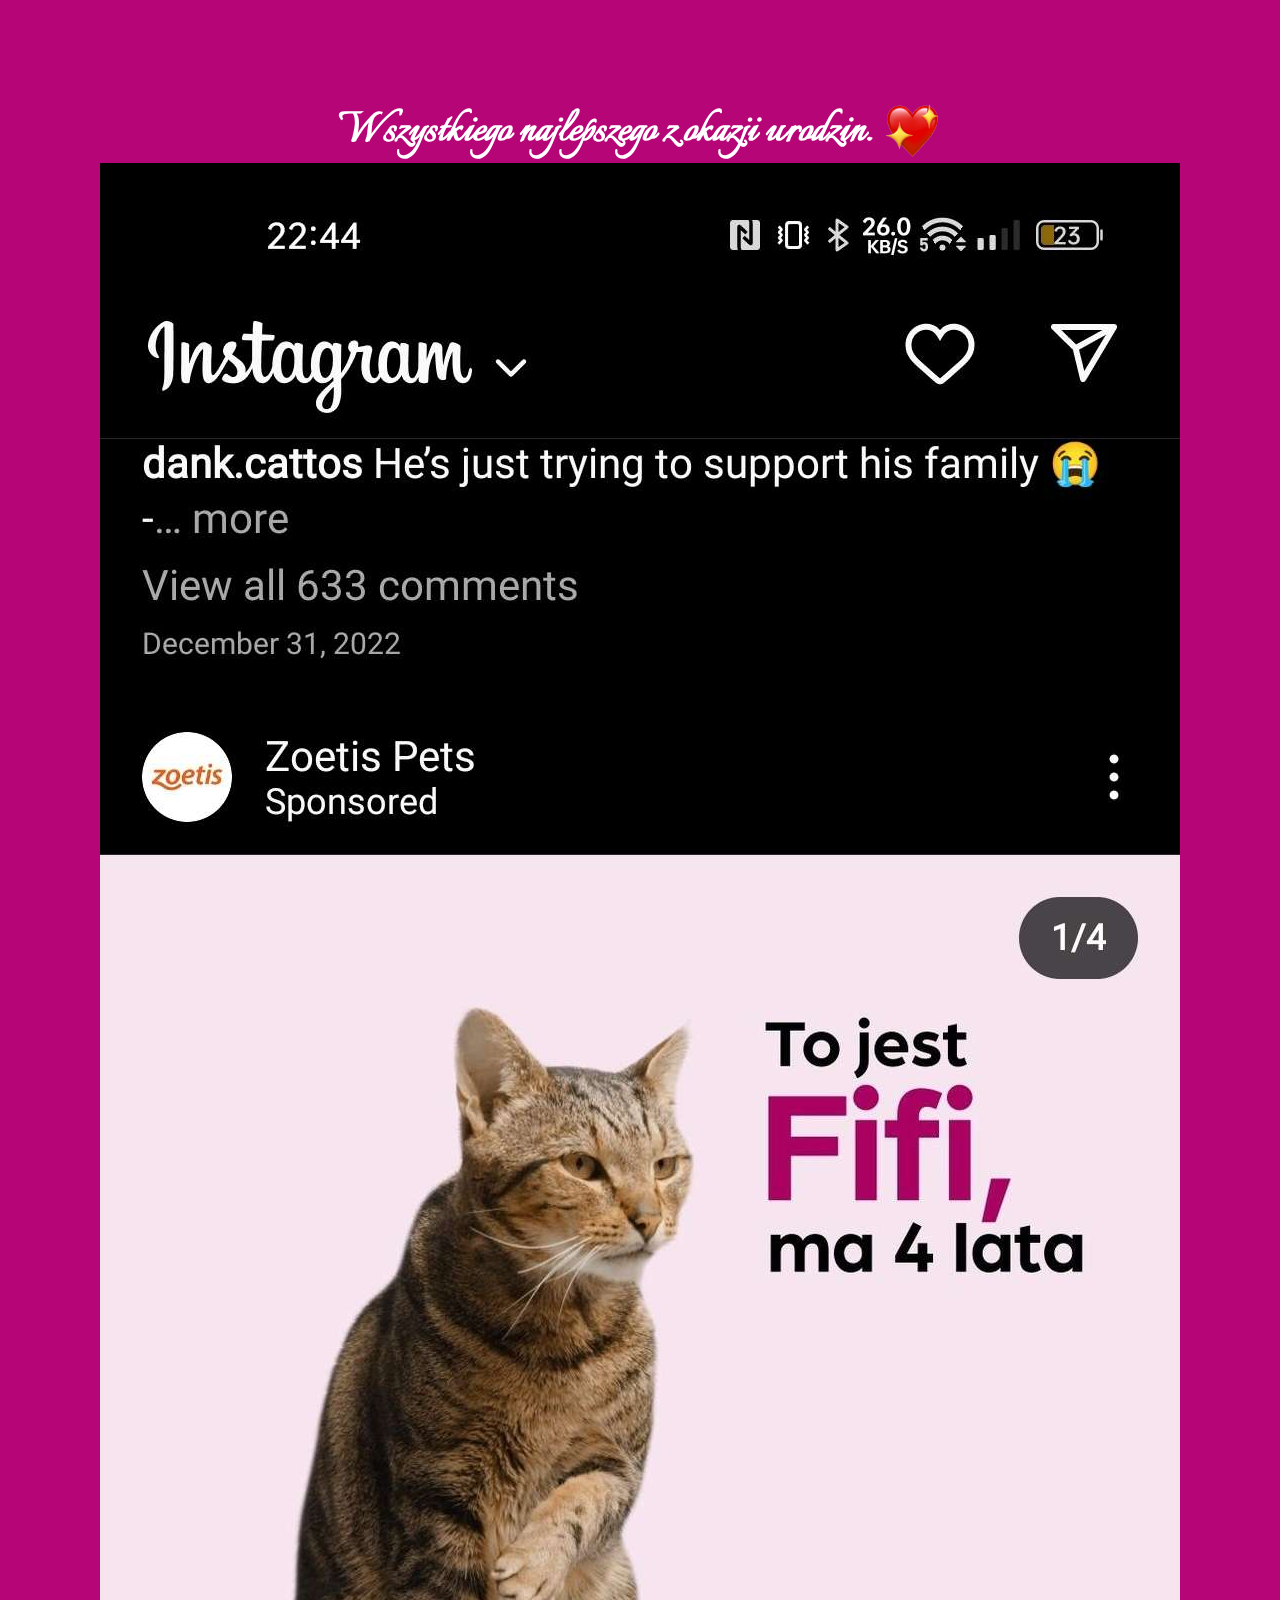
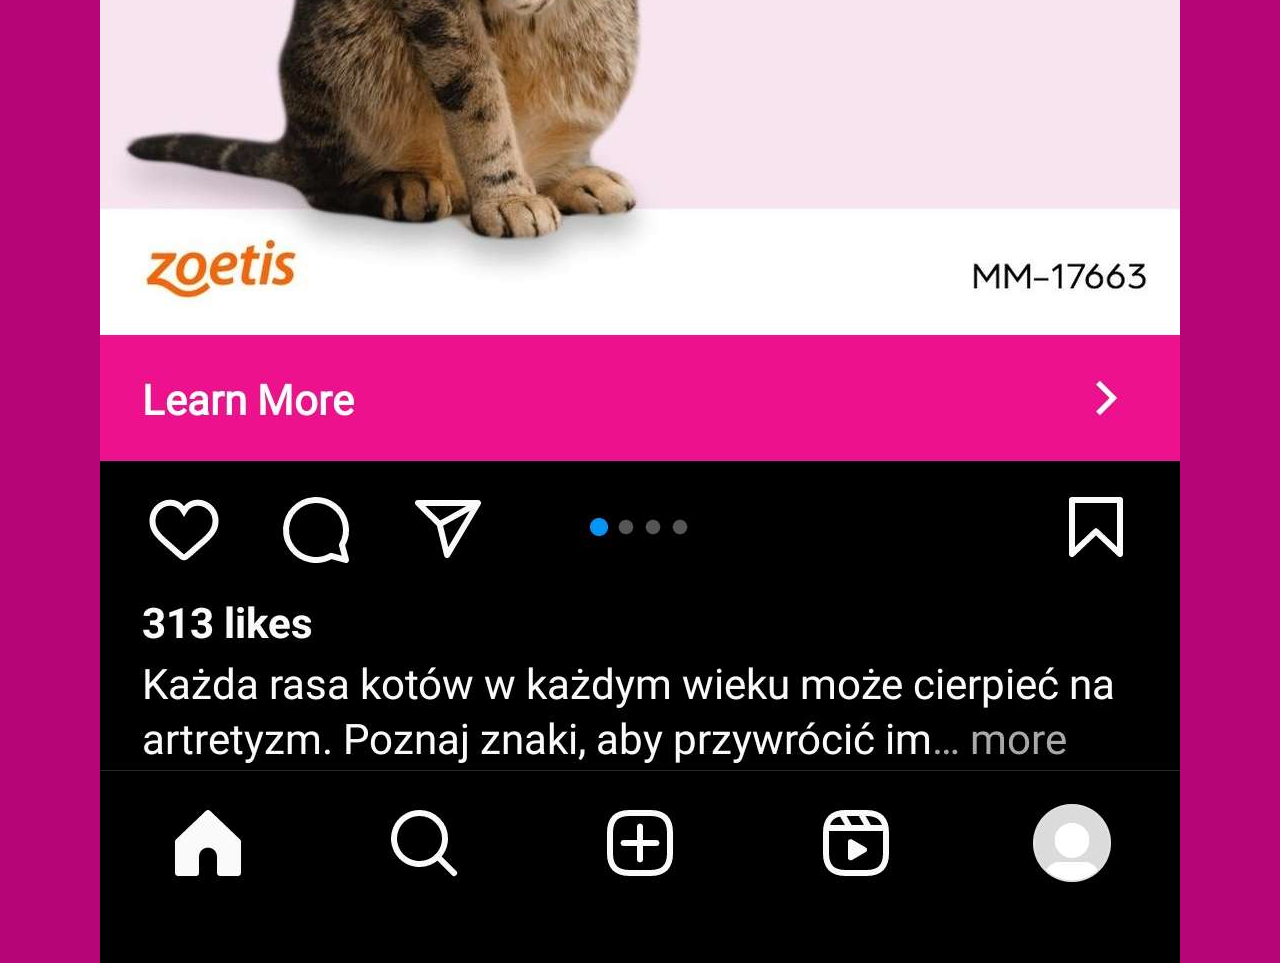
<file: index.html>
<!DOCTYPE html>
<html lang="pl">

<head>
    <meta charset="UTF-8">
    <meta http-equiv="X-UA-Compatible" content="IE=edge">
    <meta name="viewport" content="width=device-width, initial-scale=1.0">
    <title>Wszystkiego najlepszego<33</title>
    <link rel="stylesheet" href="style.css">
    <link rel="preconnect" href="https://fonts.googleapis.com">
    <link rel="preconnect" href="https://fonts.gstatic.com" crossorigin>
    <link href="https://fonts.googleapis.com/css2?family=Italianno&display=swap" rel="stylesheet">
    <link rel="preconnect" href="https://fonts.googleapis.com">
    <link rel="preconnect" href="https://fonts.gstatic.com" crossorigin>
    <link href="https://fonts.googleapis.com/css2?family=Pacifico&display=swap" rel="stylesheet">
    <link rel="shortcut icon" href="img/tort.png">
</head>

<body>
    <h1 class="title">Wszystkiego najlepszego z okazji urodzin.<img class="titleHeart" src="img/heartv2.png"></h1>
    <div class="answer"></div>
    <button class="button" role="button">LOSUJ</button>
    <script src="./script.js"></script>
</body>

</html>
</file>
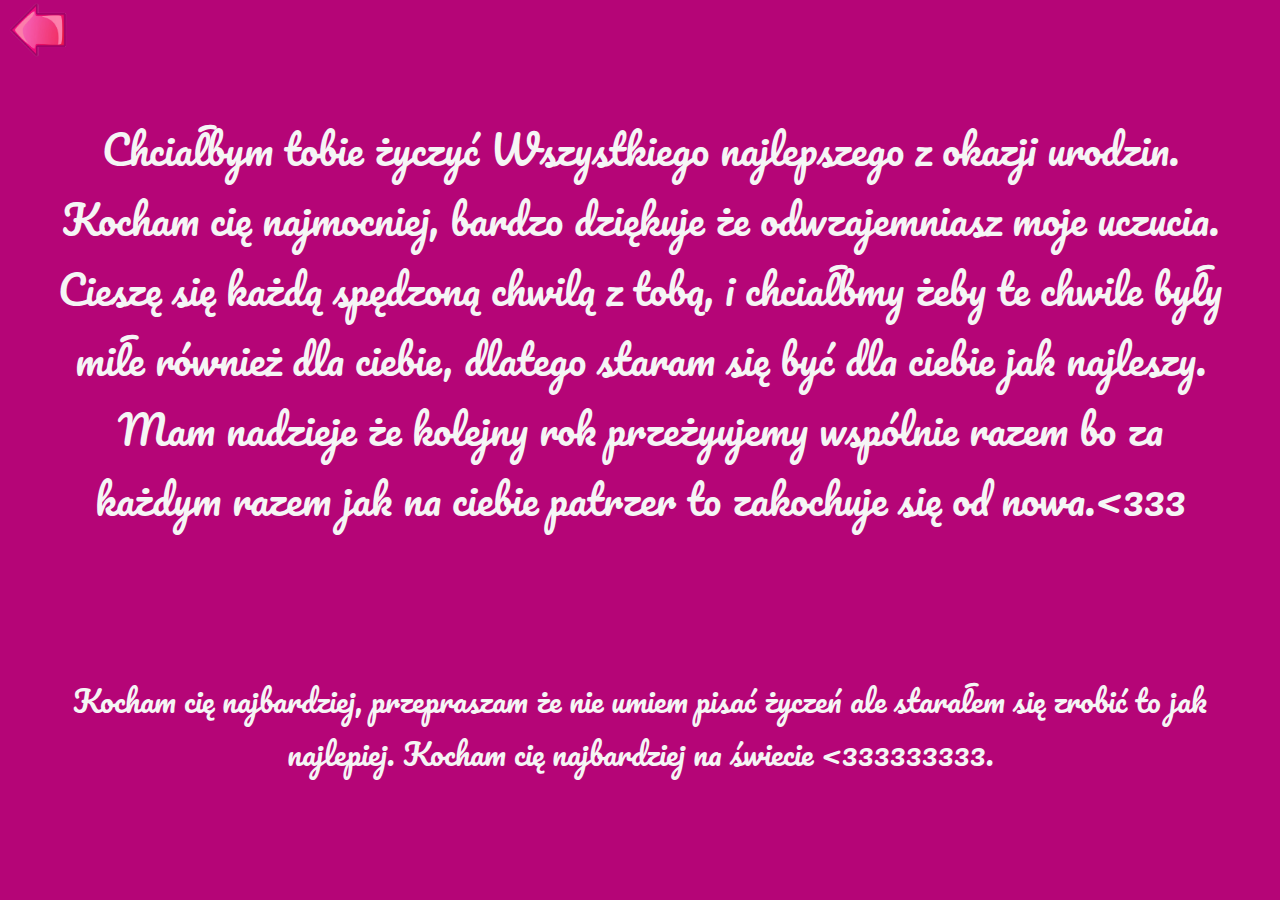
<file: zyczenia.html>
<!DOCTYPE html>
<html lang="en">
<head>
    <meta charset="UTF-8">
    <link rel="preconnect" href="https://fonts.googleapis.com">
<link rel="preconnect" href="https://fonts.gstatic.com" crossorigin>
<link href="https://fonts.googleapis.com/css2?family=Pacifico&display=swap" rel="stylesheet">
    <link rel="stylesheet" href="styleZyczenia.css">
    <link rel="shortcut icon" href="img/tort.png">
    <meta name="viewport" content="width=device-width, initial-scale=1.0">
    <title>Kocham cię <3333</title>
</head>
<body>
    <a href="index.html"><img src="img/arrow.png"/></a>
    <p class="zyczenia">Chciałbym tobie życzyć Wszystkiego najlepszego z okazji urodzin. Kocham cię najmocniej, bardzo dziękuje że odwzajemniasz moje uczucia. Cieszę się każdą spędzoną chwilą z tobą, i chciałbmy żeby te chwile były miłe również dla ciebie, dlatego staram się być dla ciebie jak najleszy. Mam nadzieje że kolejny rok przeżyujemy wspólnie razem bo za każdym razem jak na ciebie patrzer to zakochuje się od nowa.<333 </p>
    <br/>
    <br/>
    <br/>
    <br/>
    <br/>
    <p class="zyczenia second">Kocham cię najbardziej, przepraszam że nie umiem pisać życzeń ale starałem się zrobić to jak najlepiej. Kocham cię najbardziej na świecie <333333333.</p>
</body>
</html>
</file>
<file: style.css>
* {
  padding: 0;
  margin: 0;
  border: 0;
}

body {
  background-color: rgb(181, 5, 119);
  display: flex;
  flex-direction: column;
  align-items: center;
}
body .title {
  align-items: center;
  display: flex;
  font-size: 50px;
  color: white;
  margin: 100px;
  margin-bottom: 0;
  font-family: "Italianno", cursive;
}
body .title .titleHeart {
  margin-left: 10px;
  height: 60px;
}
body .title .kopertaImg {
  margin-right: 20px;
}
body .title .kopertaImg img {
  height: 100px;
}
body .answer {
  justify-content: center;
  display: flex;
  font-size: 50px;
}
body .answer img {
  max-width: 1200px;
}

button {
  display: none;
}/*# sourceMappingURL=style.css.map */
</file>
<file: styleZyczenia.css>
* {
  padding: 0;
  margin: 0;
  border: 0;
}

body {
  background-color: rgb(181, 5, 119);
}
body a img {
  height: 60px;
}

.zyczenia {
  margin: 50px;
  font-size: 40px;
  text-align: center;
  color: whitesmoke;
  font-family: "Pacifico", cursive;
}

.second {
  margin-bottom: 30px;
  margin-top: 0;
  font-size: 30px;
}/*# sourceMappingURL=styleZyczenia.css.map */
</file>
